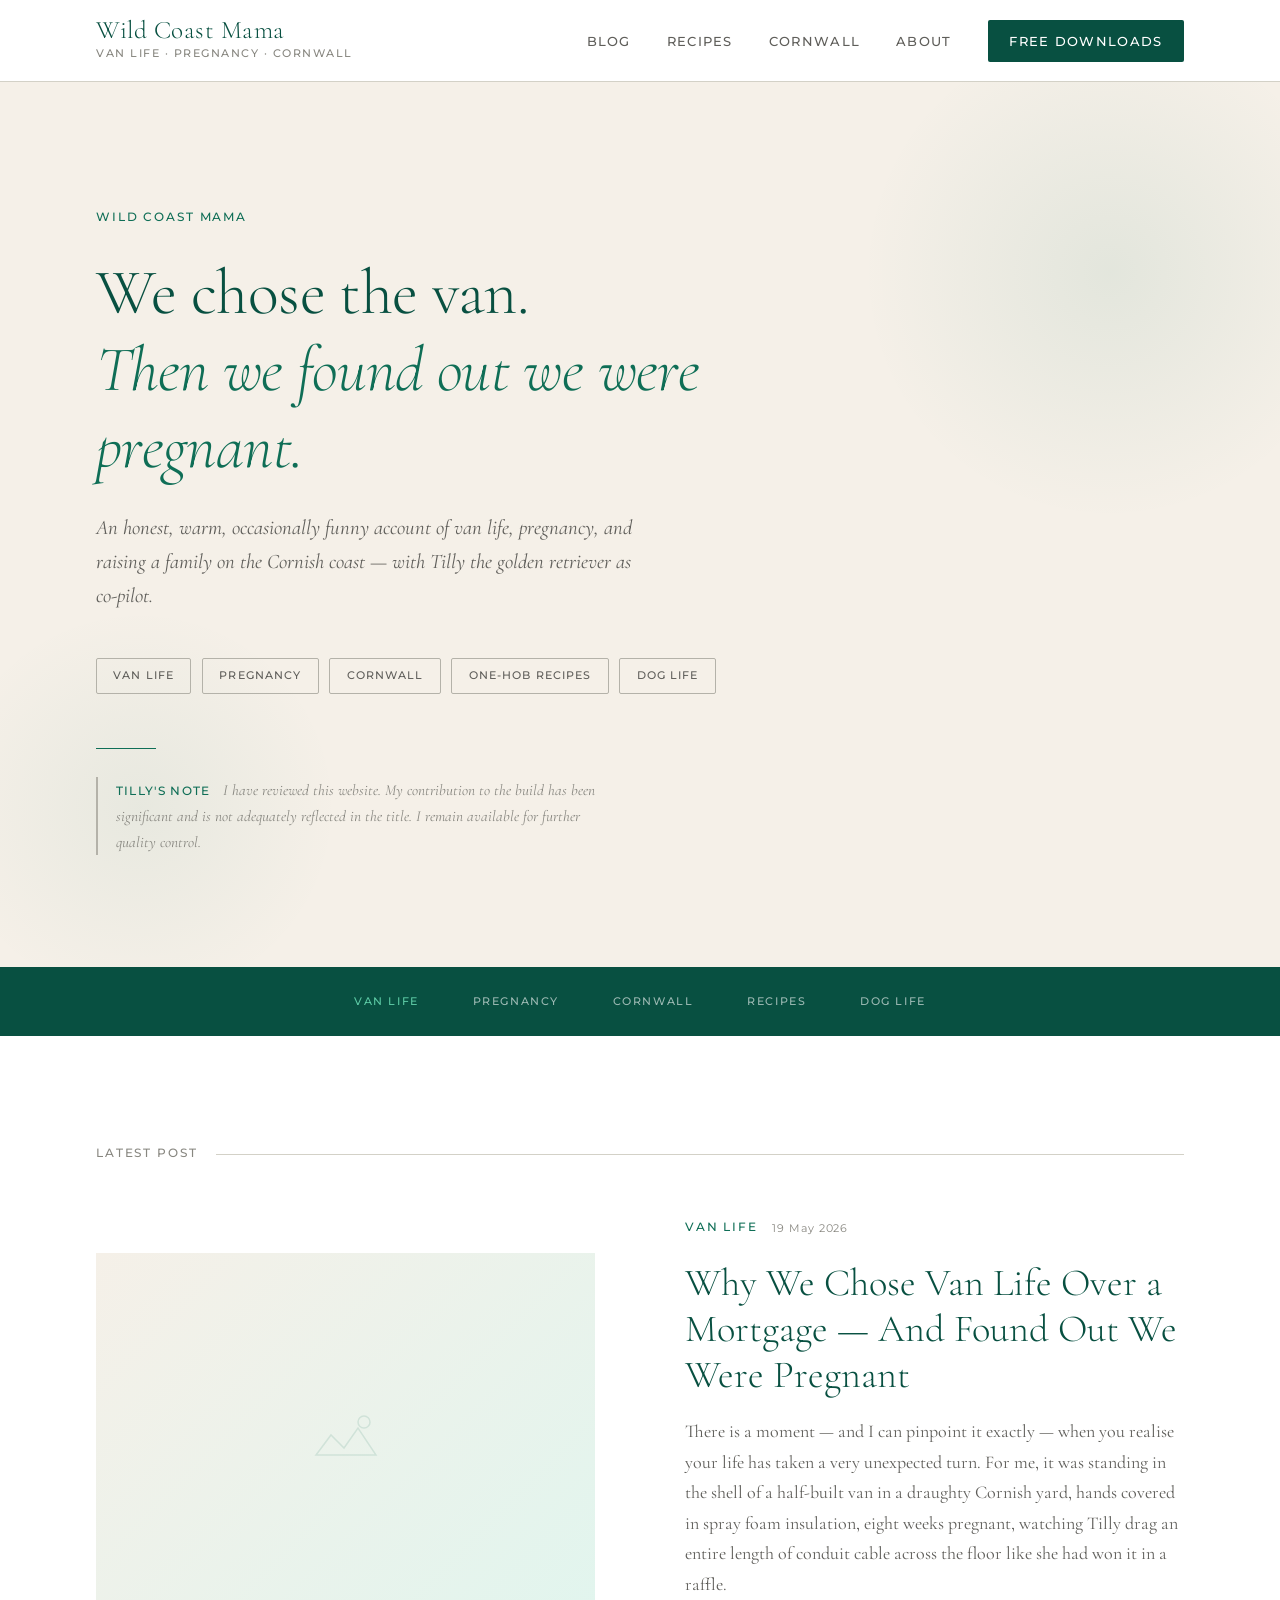
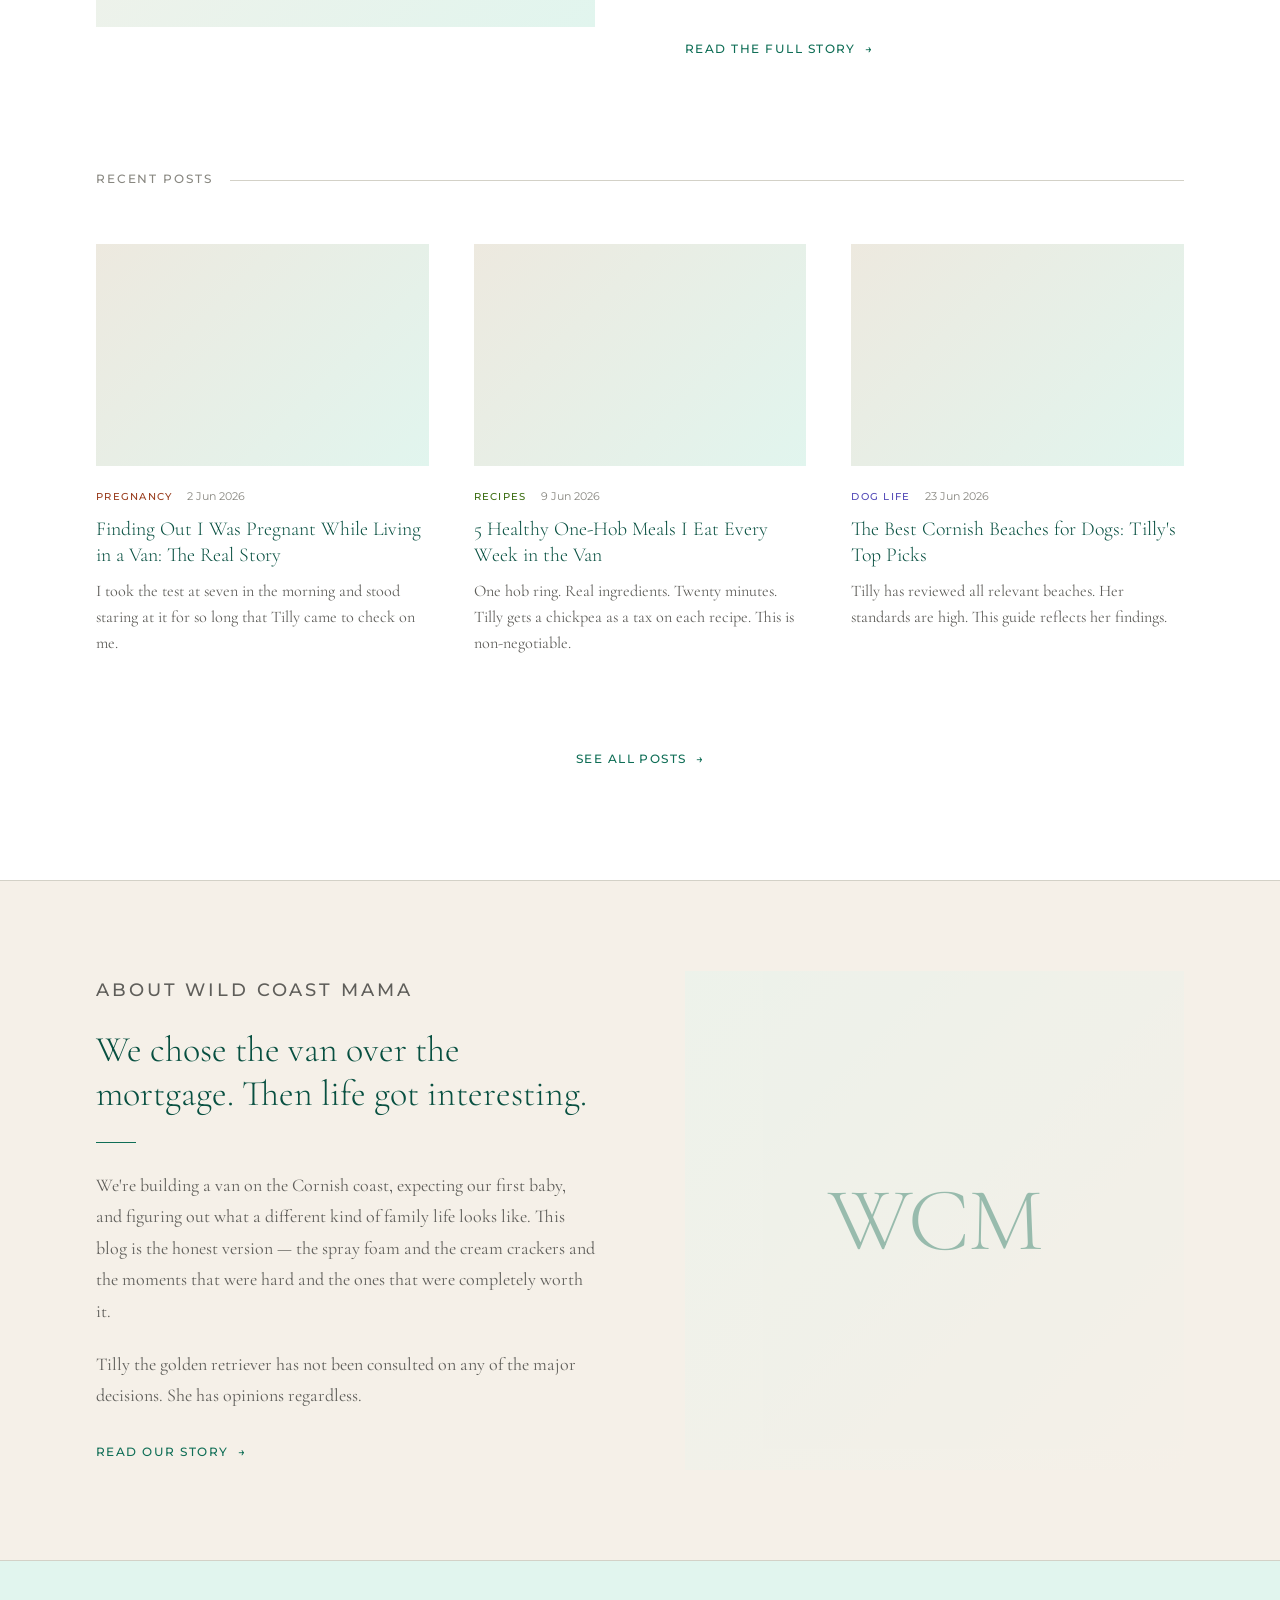
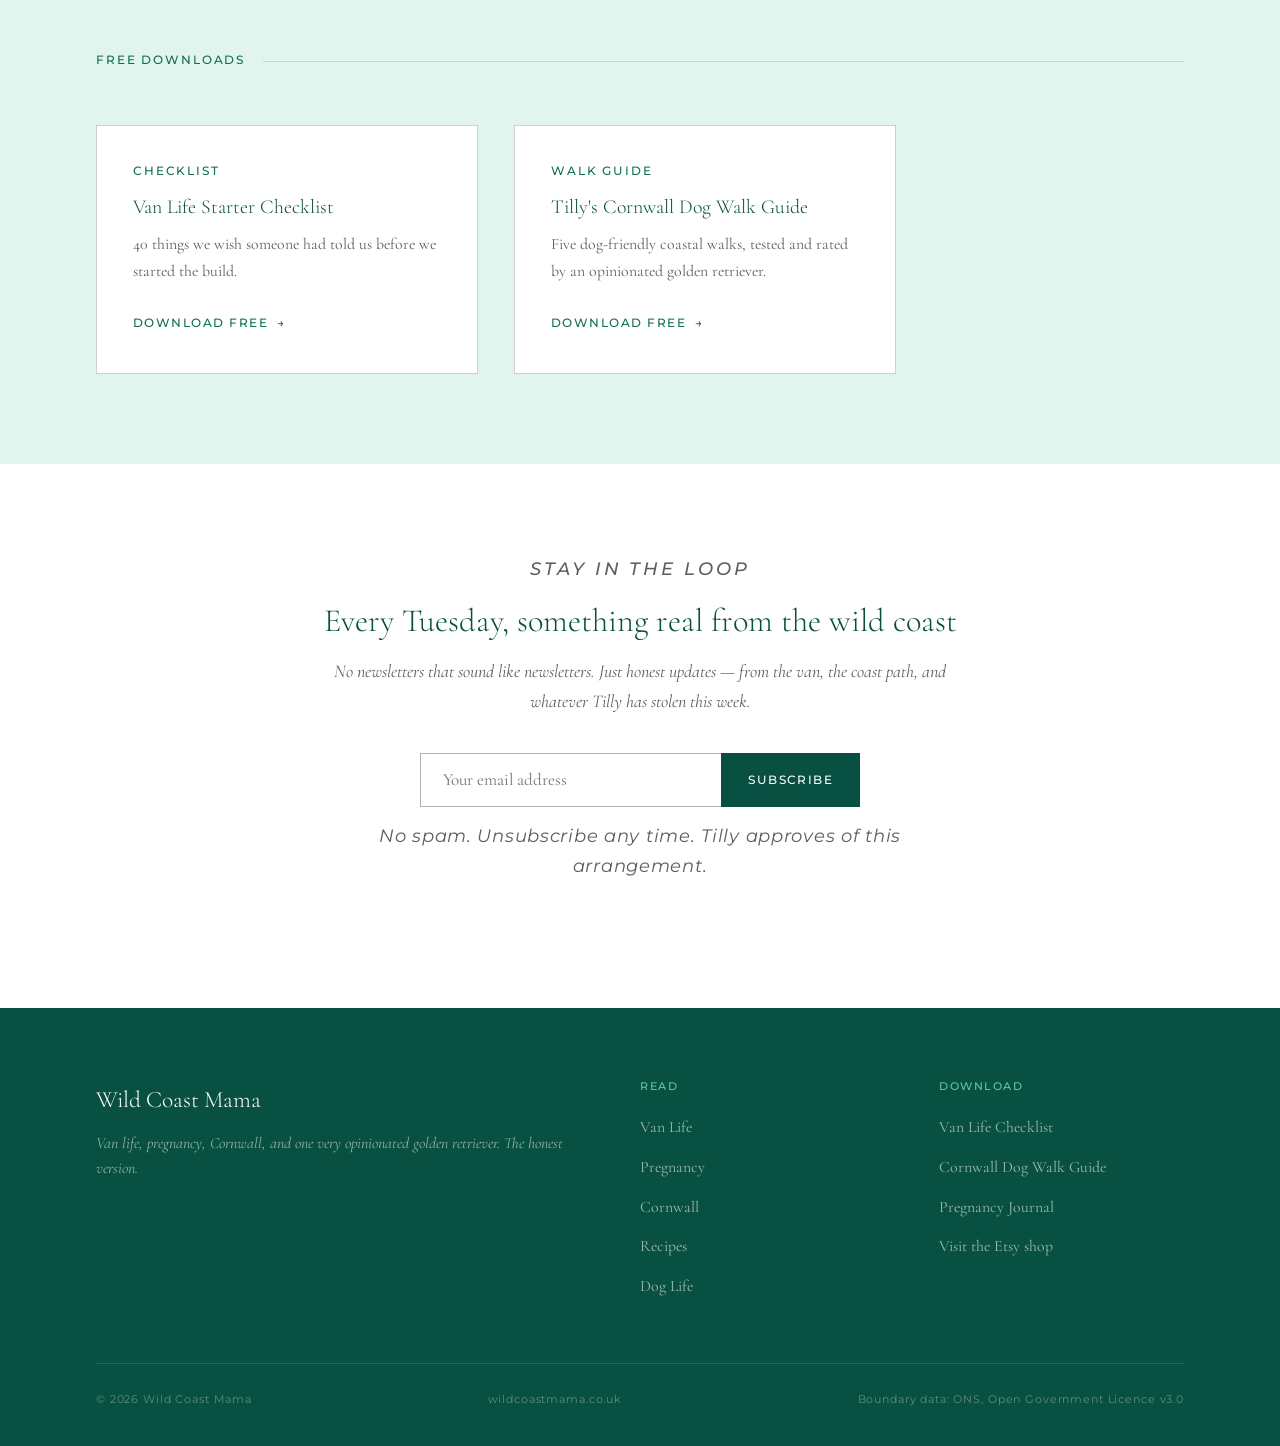
<file: index.html>
<!DOCTYPE html>
<html lang="en">
<head>
  <meta charset="UTF-8">
  <meta name="viewport" content="width=device-width, initial-scale=1.0">
  <meta name="description" content="Van life, pregnancy, Cornwall, recipes and one very opinionated golden retriever. The honest version.">
  <title>Wild Coast Mama — Van Life, Pregnancy & Cornwall</title>
  <link rel="stylesheet" href="css/style.css">
</head>
<body>

  <!-- ── HEADER ─────────────────────────────────────────── -->
  <header class="site-header">
    <div class="container">
      <div class="header-inner">
        <a href="index.html" class="site-logo">
          <span class="site-logo__name">Wild Coast Mama</span>
          <span class="site-logo__tag">Van life · Pregnancy · Cornwall</span>
        </a>
        <nav>
          <a href="blog.html">Blog</a>
          <a href="#recipes">Recipes</a>
          <a href="#cornwall">Cornwall</a>
          <a href="#about">About</a>
          <a href="#" class="nav-cta">Free Downloads</a>
        </nav>
      </div>
    </div>
  </header>

  <!-- ── HERO ───────────────────────────────────────────── -->
  <section class="hero">
    <div class="container">
      <div class="hero-inner">
        <p class="label">Wild Coast Mama</p>
        <h1>We chose the van.<br><em>Then we found out we were pregnant.</em></h1>
        <p class="hero__strap">An honest, warm, occasionally funny account of van life, pregnancy, and raising a family on the Cornish coast — with Tilly the golden retriever as co-pilot.</p>
        <div class="hero__pills">
          <span class="pill">Van Life</span>
          <span class="pill">Pregnancy</span>
          <span class="pill">Cornwall</span>
          <span class="pill">One-hob recipes</span>
          <span class="pill">Dog life</span>
        </div>
        <div class="hero__rule"></div>
        <p class="hero__tilly"><strong>Tilly's note</strong> I have reviewed this website. My contribution to the build has been significant and is not adequately reflected in the title. I remain available for further quality control.</p>
      </div>
    </div>
  </section>

  <!-- ── PILLAR STRIP ────────────────────────────────────── -->
  <div class="pillars">
    <div class="container">
      <div class="pillars-inner">
        <span class="pillar-item pillar-item--active">Van Life</span>
        <span class="pillar-item">Pregnancy</span>
        <span class="pillar-item">Cornwall</span>
        <span class="pillar-item">Recipes</span>
        <span class="pillar-item">Dog Life</span>
      </div>
    </div>
  </div>

  <!-- ── FEATURED POST ───────────────────────────────────── -->
  <section class="featured">
    <div class="container">
      <div class="section-label">
        <span class="label">Latest post</span>
      </div>
      <div class="featured-grid">
        <div class="featured-image">
          <div class="featured-image__placeholder">
            <svg width="80" height="80" viewBox="0 0 80 80" fill="none">
              <path d="M10 55 L25 35 L38 48 L52 28 L70 55 Z" stroke="#0F6E56" stroke-width="1.5" fill="none" opacity="0.4"/>
              <circle cx="58" cy="22" r="6" stroke="#0F6E56" stroke-width="1.5" fill="none" opacity="0.4"/>
            </svg>
          </div>
        </div>
        <div class="featured-content">
          <div class="featured-eyebrow">
            <span class="label cat--van">Van Life</span>
            <span class="date">19 May 2026</span>
          </div>
          <h2><a href="post.html">Why We Chose Van Life Over a Mortgage — And Found Out We Were Pregnant</a></h2>
          <p class="featured-excerpt">There is a moment — and I can pinpoint it exactly — when you realise your life has taken a very unexpected turn. For me, it was standing in the shell of a half-built van in a draughty Cornish yard, hands covered in spray foam insulation, eight weeks pregnant, watching Tilly drag an entire length of conduit cable across the floor like she had won it in a raffle.</p>
          <a href="post.html" class="read-more">Read the full story</a>
        </div>
      </div>
    </div>
  </section>

  <!-- ── RECENT POSTS ────────────────────────────────────── -->
  <section class="posts-section">
    <div class="container">
      <div class="section-label">
        <span class="label">Recent posts</span>
      </div>
      <div class="posts-grid">

        <article class="post-card">
          <div class="post-card__image">
            <div class="post-card__image-placeholder"></div>
          </div>
          <div class="post-card__meta">
            <span class="post-card__category cat--preg">Pregnancy</span>
            <span class="post-card__date">2 Jun 2026</span>
          </div>
          <h3><a href="#">Finding Out I Was Pregnant While Living in a Van: The Real Story</a></h3>
          <p class="post-card__excerpt">I took the test at seven in the morning and stood staring at it for so long that Tilly came to check on me.</p>
        </article>

        <article class="post-card">
          <div class="post-card__image">
            <div class="post-card__image-placeholder"></div>
          </div>
          <div class="post-card__meta">
            <span class="post-card__category cat--recipe">Recipes</span>
            <span class="post-card__date">9 Jun 2026</span>
          </div>
          <h3><a href="#">5 Healthy One-Hob Meals I Eat Every Week in the Van</a></h3>
          <p class="post-card__excerpt">One hob ring. Real ingredients. Twenty minutes. Tilly gets a chickpea as a tax on each recipe. This is non-negotiable.</p>
        </article>

        <article class="post-card">
          <div class="post-card__image">
            <div class="post-card__image-placeholder"></div>
          </div>
          <div class="post-card__meta">
            <span class="post-card__category cat--dog">Dog Life</span>
            <span class="post-card__date">23 Jun 2026</span>
          </div>
          <h3><a href="#">The Best Cornish Beaches for Dogs: Tilly's Top Picks</a></h3>
          <p class="post-card__excerpt">Tilly has reviewed all relevant beaches. Her standards are high. This guide reflects her findings.</p>
        </article>

      </div>
      <div style="text-align:center; margin-top: 3.5rem;">
        <a href="blog.html" class="read-more">See all posts</a>
      </div>
    </div>
  </section>

  <!-- ── ABOUT STRIP ─────────────────────────────────────── -->
  <section class="about-strip" id="about">
    <div class="container">
      <div class="about-strip-inner">
        <div>
          <p class="label about-strip__label">About Wild Coast Mama</p>
          <h2>We chose the van over the mortgage. Then life got interesting.</h2>
          <div class="about-strip__rule"></div>
          <p>We're building a van on the Cornish coast, expecting our first baby, and figuring out what a different kind of family life looks like. This blog is the honest version — the spray foam and the cream crackers and the moments that were hard and the ones that were completely worth it.</p>
          <p>Tilly the golden retriever has not been consulted on any of the major decisions. She has opinions regardless.</p>
          <a href="#" class="read-more" style="margin-top: 0.5rem; display: inline-flex;">Read our story</a>
        </div>
        <div class="about-image">WCM</div>
      </div>
    </div>
  </section>

  <!-- ── FREE DOWNLOADS ──────────────────────────────────── -->
  <section style="padding: 5rem 0; background: var(--teal-pale);">
    <div class="container">
      <div class="section-label">
        <span class="label" style="color: var(--teal-mid);">Free downloads</span>
      </div>
      <div style="display: grid; grid-template-columns: repeat(2, 1fr); gap: 2rem; max-width: 800px;">
        <div style="background: white; padding: 2rem; border: 0.5px solid var(--dust);">
          <p class="label" style="color: var(--teal-mid); margin-bottom: 0.8rem;">Checklist</p>
          <h3 style="font-size: 1.1rem; margin-bottom: 0.6rem;">Van Life Starter Checklist</h3>
          <p style="font-size: 0.88rem; color: var(--stone); margin-bottom: 1.2rem;">40 things we wish someone had told us before we started the build.</p>
          <a href="#" class="read-more">Download free</a>
        </div>
        <div style="background: white; padding: 2rem; border: 0.5px solid var(--dust);">
          <p class="label" style="color: var(--teal-mid); margin-bottom: 0.8rem;">Walk guide</p>
          <h3 style="font-size: 1.1rem; margin-bottom: 0.6rem;">Tilly's Cornwall Dog Walk Guide</h3>
          <p style="font-size: 0.88rem; color: var(--stone); margin-bottom: 1.2rem;">Five dog-friendly coastal walks, tested and rated by an opinionated golden retriever.</p>
          <a href="#" class="read-more">Download free</a>
        </div>
      </div>
    </div>
  </section>

  <!-- ── EMAIL SIGNUP ────────────────────────────────────── -->
  <section class="email-strip">
    <div class="container--narrow">
      <p class="label">Stay in the loop</p>
      <h2>Every Tuesday, something real from the wild coast</h2>
      <p>No newsletters that sound like newsletters. Just honest updates — from the van, the coast path, and whatever Tilly has stolen this week.</p>
      <form class="email-form" onsubmit="return false;">
        <input type="email" placeholder="Your email address">
        <button type="submit">Subscribe</button>
      </form>
      <p class="email-note">No spam. Unsubscribe any time. Tilly approves of this arrangement.</p>
    </div>
  </section>

  <!-- ── FOOTER ──────────────────────────────────────────── -->
  <footer class="site-footer">
    <div class="container">
      <div class="footer-inner">
        <div class="footer-brand">
          <div class="footer-brand__name">Wild Coast Mama</div>
          <p>Van life, pregnancy, Cornwall, and one very opinionated golden retriever. The honest version.</p>
        </div>
        <div class="footer-col">
          <h4>Read</h4>
          <ul>
            <li><a href="#">Van Life</a></li>
            <li><a href="#">Pregnancy</a></li>
            <li><a href="#">Cornwall</a></li>
            <li><a href="#">Recipes</a></li>
            <li><a href="#">Dog Life</a></li>
          </ul>
        </div>
        <div class="footer-col">
          <h4>Download</h4>
          <ul>
            <li><a href="#">Van Life Checklist</a></li>
            <li><a href="#">Cornwall Dog Walk Guide</a></li>
            <li><a href="#">Pregnancy Journal</a></li>
            <li><a href="#">Visit the Etsy shop</a></li>
          </ul>
        </div>
      </div>
      <div class="footer-bottom">
        <span>© 2026 Wild Coast Mama</span>
        <span>wildcoastmama.co.uk</span>
        <span>Boundary data: ONS, Open Government Licence v3.0</span>
      </div>
    </div>
  </footer>

</body>
</html>
</file>
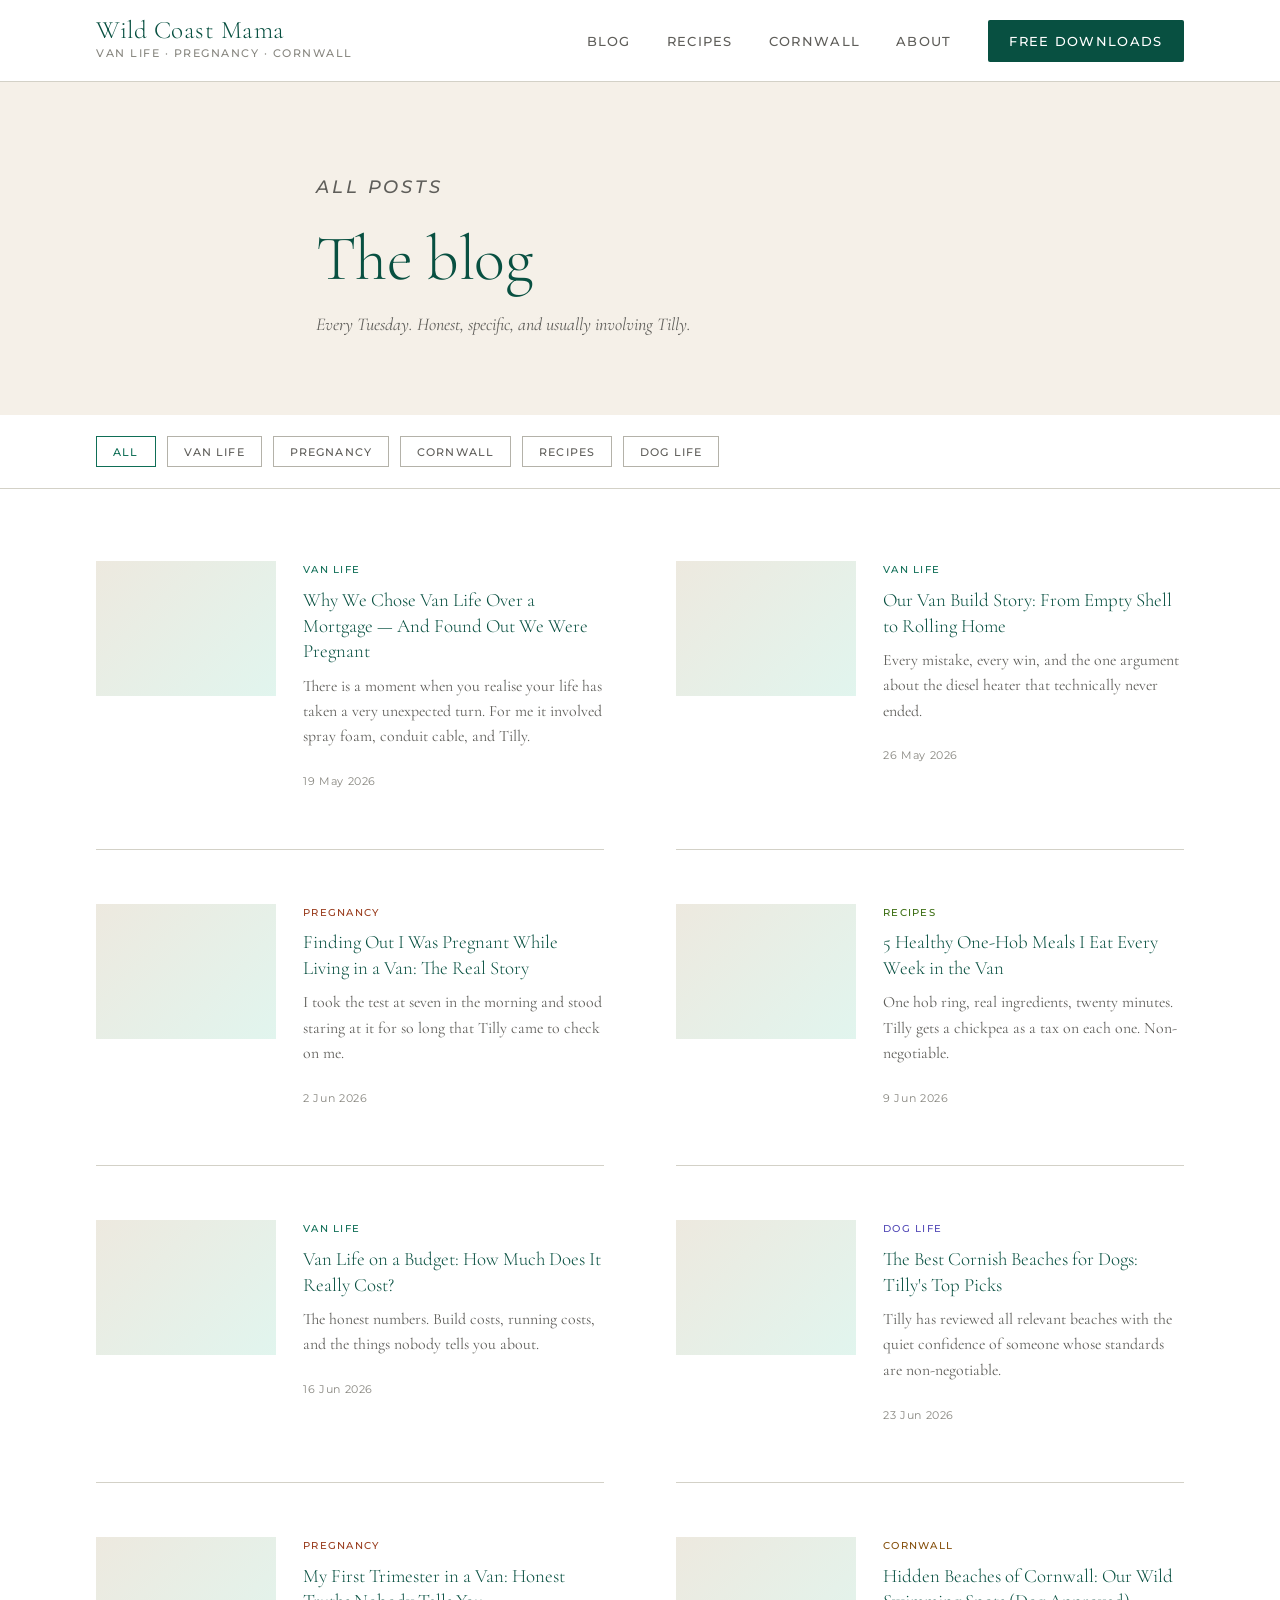
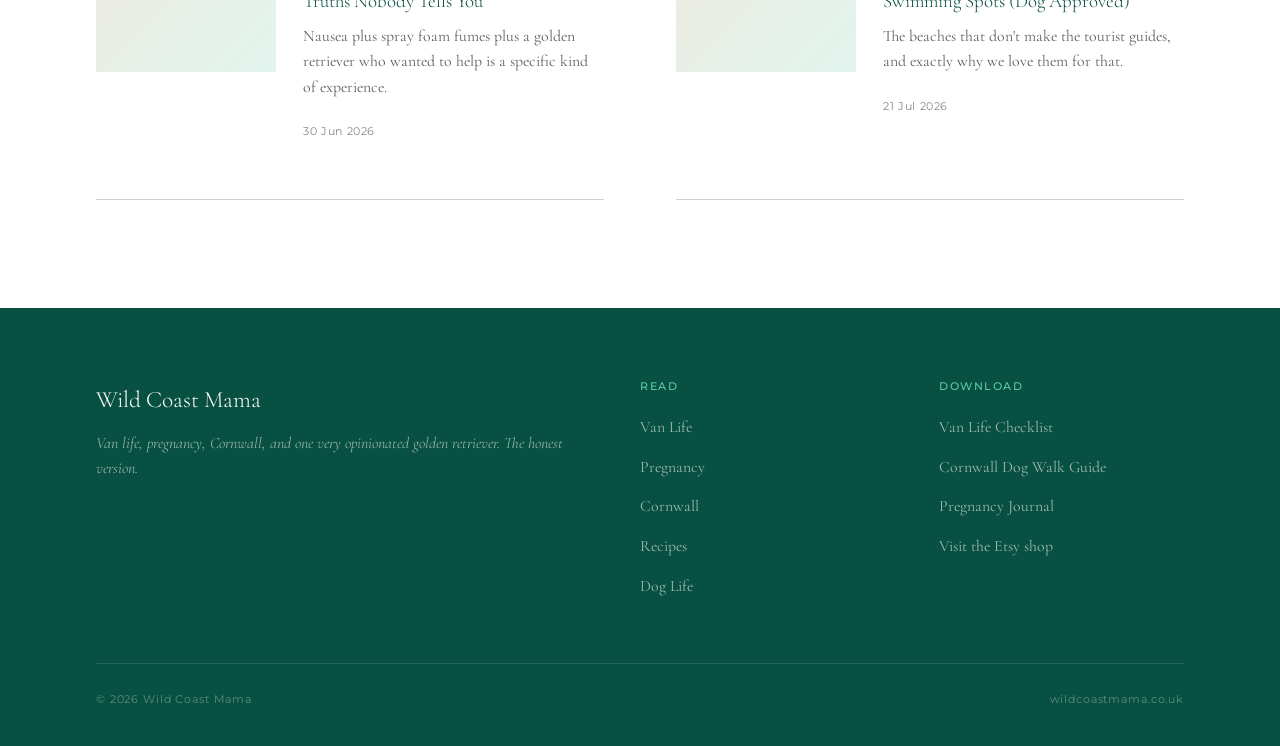
<file: blog.html>
<!DOCTYPE html>
<html lang="en">
<head>
  <meta charset="UTF-8">
  <meta name="viewport" content="width=device-width, initial-scale=1.0">
  <meta name="description" content="All posts from Wild Coast Mama — van life, pregnancy, Cornwall, one-hob recipes and dog life.">
  <title>Blog | Wild Coast Mama</title>
  <link rel="stylesheet" href="css/style.css">
</head>
<body>

  <header class="site-header">
    <div class="container">
      <div class="header-inner">
        <a href="index.html" class="site-logo">
          <span class="site-logo__name">Wild Coast Mama</span>
          <span class="site-logo__tag">Van life · Pregnancy · Cornwall</span>
        </a>
        <nav>
          <a href="blog.html">Blog</a>
          <a href="#">Recipes</a>
          <a href="#">Cornwall</a>
          <a href="#">About</a>
          <a href="#" class="nav-cta">Free Downloads</a>
        </nav>
      </div>
    </div>
  </header>

  <section class="blog-header">
    <div class="container--narrow">
      <p class="label" style="margin-bottom: 1rem;">All posts</p>
      <h1>The blog</h1>
      <p>Every Tuesday. Honest, specific, and usually involving Tilly.</p>
    </div>
  </section>

  <!-- ── FILTER PILLS ────────────────────────────────────── -->
  <div style="border-bottom: 0.5px solid var(--dust); padding: 1.2rem 0; background: #fff; position: sticky; top: 65px; z-index: 50;">
    <div class="container">
      <div style="display: flex; gap: 0.6rem; flex-wrap: wrap;">
        <button onclick="filter('all')" class="filter-btn filter-btn--active" style="font-family:var(--sans);font-size:0.62rem;font-weight:500;letter-spacing:0.1em;text-transform:uppercase;padding:0.4rem 0.9rem;border:0.5px solid var(--teal-mid);color:var(--teal-mid);background:transparent;cursor:pointer;">All</button>
        <button onclick="filter('van')" class="filter-btn" style="font-family:var(--sans);font-size:0.62rem;font-weight:500;letter-spacing:0.1em;text-transform:uppercase;padding:0.4rem 0.9rem;border:0.5px solid var(--gravel);color:var(--stone);background:transparent;cursor:pointer;">Van Life</button>
        <button onclick="filter('preg')" class="filter-btn" style="font-family:var(--sans);font-size:0.62rem;font-weight:500;letter-spacing:0.1em;text-transform:uppercase;padding:0.4rem 0.9rem;border:0.5px solid var(--gravel);color:var(--stone);background:transparent;cursor:pointer;">Pregnancy</button>
        <button onclick="filter('corn')" class="filter-btn" style="font-family:var(--sans);font-size:0.62rem;font-weight:500;letter-spacing:0.1em;text-transform:uppercase;padding:0.4rem 0.9rem;border:0.5px solid var(--gravel);color:var(--stone);background:transparent;cursor:pointer;">Cornwall</button>
        <button onclick="filter('recipe')" class="filter-btn" style="font-family:var(--sans);font-size:0.62rem;font-weight:500;letter-spacing:0.1em;text-transform:uppercase;padding:0.4rem 0.9rem;border:0.5px solid var(--gravel);color:var(--stone);background:transparent;cursor:pointer;">Recipes</button>
        <button onclick="filter('dog')" class="filter-btn" style="font-family:var(--sans);font-size:0.62rem;font-weight:500;letter-spacing:0.1em;text-transform:uppercase;padding:0.4rem 0.9rem;border:0.5px solid var(--gravel);color:var(--stone);background:transparent;cursor:pointer;">Dog Life</button>
      </div>
    </div>
  </div>

  <section class="blog-grid">
    <div class="container">
      <div class="blog-grid-inner">

        <article class="blog-card" data-cat="van">
          <div class="blog-card__image"></div>
          <div>
            <span class="blog-card__category cat--van">Van Life</span>
            <h3><a href="post.html">Why We Chose Van Life Over a Mortgage — And Found Out We Were Pregnant</a></h3>
            <p class="blog-card__excerpt">There is a moment when you realise your life has taken a very unexpected turn. For me it involved spray foam, conduit cable, and Tilly.</p>
            <span class="blog-card__date">19 May 2026</span>
          </div>
        </article>

        <article class="blog-card" data-cat="van">
          <div class="blog-card__image"></div>
          <div>
            <span class="blog-card__category cat--van">Van Life</span>
            <h3><a href="#">Our Van Build Story: From Empty Shell to Rolling Home</a></h3>
            <p class="blog-card__excerpt">Every mistake, every win, and the one argument about the diesel heater that technically never ended.</p>
            <span class="blog-card__date">26 May 2026</span>
          </div>
        </article>

        <article class="blog-card" data-cat="preg">
          <div class="blog-card__image"></div>
          <div>
            <span class="blog-card__category cat--preg">Pregnancy</span>
            <h3><a href="#">Finding Out I Was Pregnant While Living in a Van: The Real Story</a></h3>
            <p class="blog-card__excerpt">I took the test at seven in the morning and stood staring at it for so long that Tilly came to check on me.</p>
            <span class="blog-card__date">2 Jun 2026</span>
          </div>
        </article>

        <article class="blog-card" data-cat="recipe">
          <div class="blog-card__image"></div>
          <div>
            <span class="blog-card__category cat--recipe">Recipes</span>
            <h3><a href="#">5 Healthy One-Hob Meals I Eat Every Week in the Van</a></h3>
            <p class="blog-card__excerpt">One hob ring, real ingredients, twenty minutes. Tilly gets a chickpea as a tax on each one. Non-negotiable.</p>
            <span class="blog-card__date">9 Jun 2026</span>
          </div>
        </article>

        <article class="blog-card" data-cat="van">
          <div class="blog-card__image"></div>
          <div>
            <span class="blog-card__category cat--van">Van Life</span>
            <h3><a href="#">Van Life on a Budget: How Much Does It Really Cost?</a></h3>
            <p class="blog-card__excerpt">The honest numbers. Build costs, running costs, and the things nobody tells you about.</p>
            <span class="blog-card__date">16 Jun 2026</span>
          </div>
        </article>

        <article class="blog-card" data-cat="dog">
          <div class="blog-card__image"></div>
          <div>
            <span class="blog-card__category cat--dog">Dog Life</span>
            <h3><a href="#">The Best Cornish Beaches for Dogs: Tilly's Top Picks</a></h3>
            <p class="blog-card__excerpt">Tilly has reviewed all relevant beaches with the quiet confidence of someone whose standards are non-negotiable.</p>
            <span class="blog-card__date">23 Jun 2026</span>
          </div>
        </article>

        <article class="blog-card" data-cat="preg">
          <div class="blog-card__image"></div>
          <div>
            <span class="blog-card__category cat--preg">Pregnancy</span>
            <h3><a href="#">My First Trimester in a Van: Honest Truths Nobody Tells You</a></h3>
            <p class="blog-card__excerpt">Nausea plus spray foam fumes plus a golden retriever who wanted to help is a specific kind of experience.</p>
            <span class="blog-card__date">30 Jun 2026</span>
          </div>
        </article>

        <article class="blog-card" data-cat="corn">
          <div class="blog-card__image"></div>
          <div>
            <span class="blog-card__category cat--corn">Cornwall</span>
            <h3><a href="#">Hidden Beaches of Cornwall: Our Wild Swimming Spots (Dog Approved)</a></h3>
            <p class="blog-card__excerpt">The beaches that don't make the tourist guides, and exactly why we love them for that.</p>
            <span class="blog-card__date">21 Jul 2026</span>
          </div>
        </article>

      </div>
    </div>
  </section>

  <footer class="site-footer">
    <div class="container">
      <div class="footer-inner">
        <div class="footer-brand">
          <div class="footer-brand__name">Wild Coast Mama</div>
          <p>Van life, pregnancy, Cornwall, and one very opinionated golden retriever. The honest version.</p>
        </div>
        <div class="footer-col">
          <h4>Read</h4>
          <ul>
            <li><a href="#">Van Life</a></li>
            <li><a href="#">Pregnancy</a></li>
            <li><a href="#">Cornwall</a></li>
            <li><a href="#">Recipes</a></li>
            <li><a href="#">Dog Life</a></li>
          </ul>
        </div>
        <div class="footer-col">
          <h4>Download</h4>
          <ul>
            <li><a href="#">Van Life Checklist</a></li>
            <li><a href="#">Cornwall Dog Walk Guide</a></li>
            <li><a href="#">Pregnancy Journal</a></li>
            <li><a href="#">Visit the Etsy shop</a></li>
          </ul>
        </div>
      </div>
      <div class="footer-bottom">
        <span>© 2026 Wild Coast Mama</span>
        <span>wildcoastmama.co.uk</span>
      </div>
    </div>
  </footer>

  <script>
    function filter(cat) {
      const cards = document.querySelectorAll('.blog-card');
      const btns = document.querySelectorAll('.filter-btn');
      cards.forEach(card => {
        card.style.display = (cat === 'all' || card.dataset.cat === cat) ? 'grid' : 'none';
      });
      btns.forEach(btn => {
        btn.style.borderColor = 'var(--gravel)';
        btn.style.color = 'var(--stone)';
      });
      event.target.style.borderColor = 'var(--teal-mid)';
      event.target.style.color = 'var(--teal-mid)';
    }
  </script>

</body>
</html>
</file>
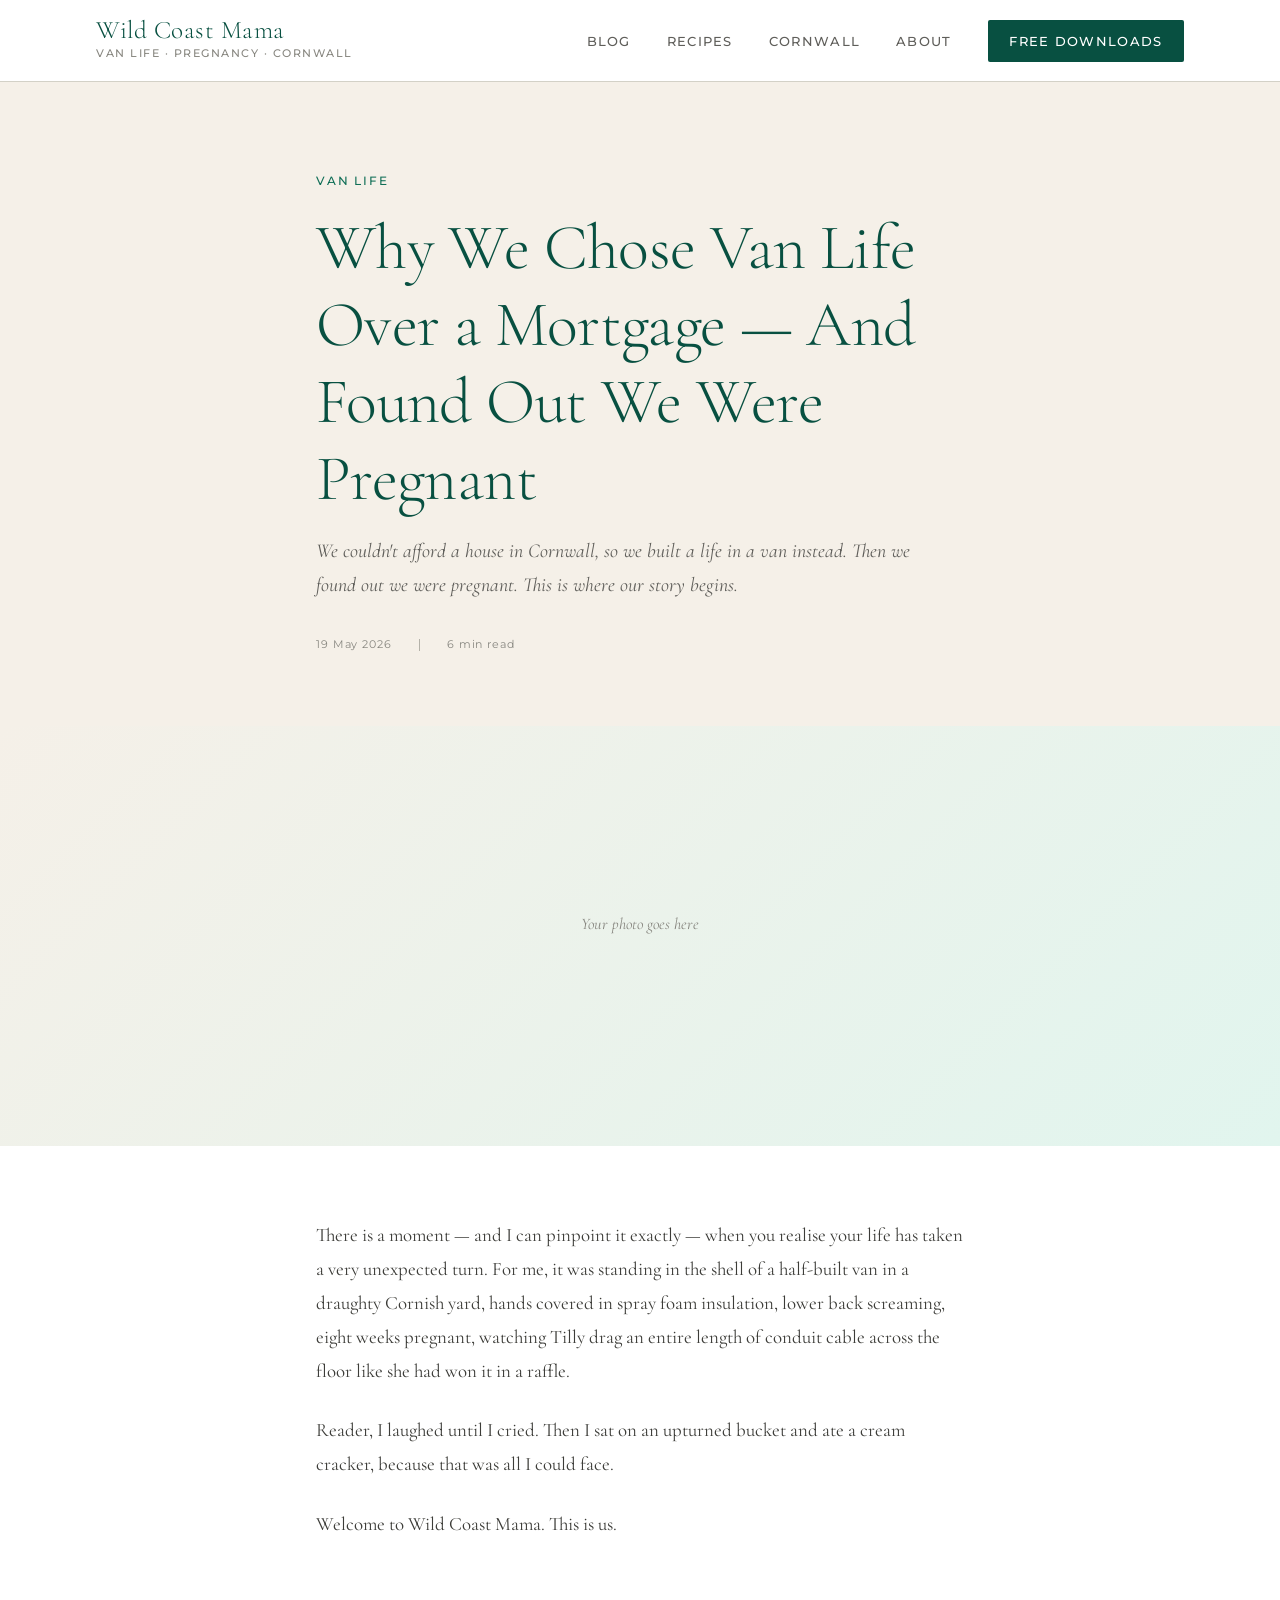
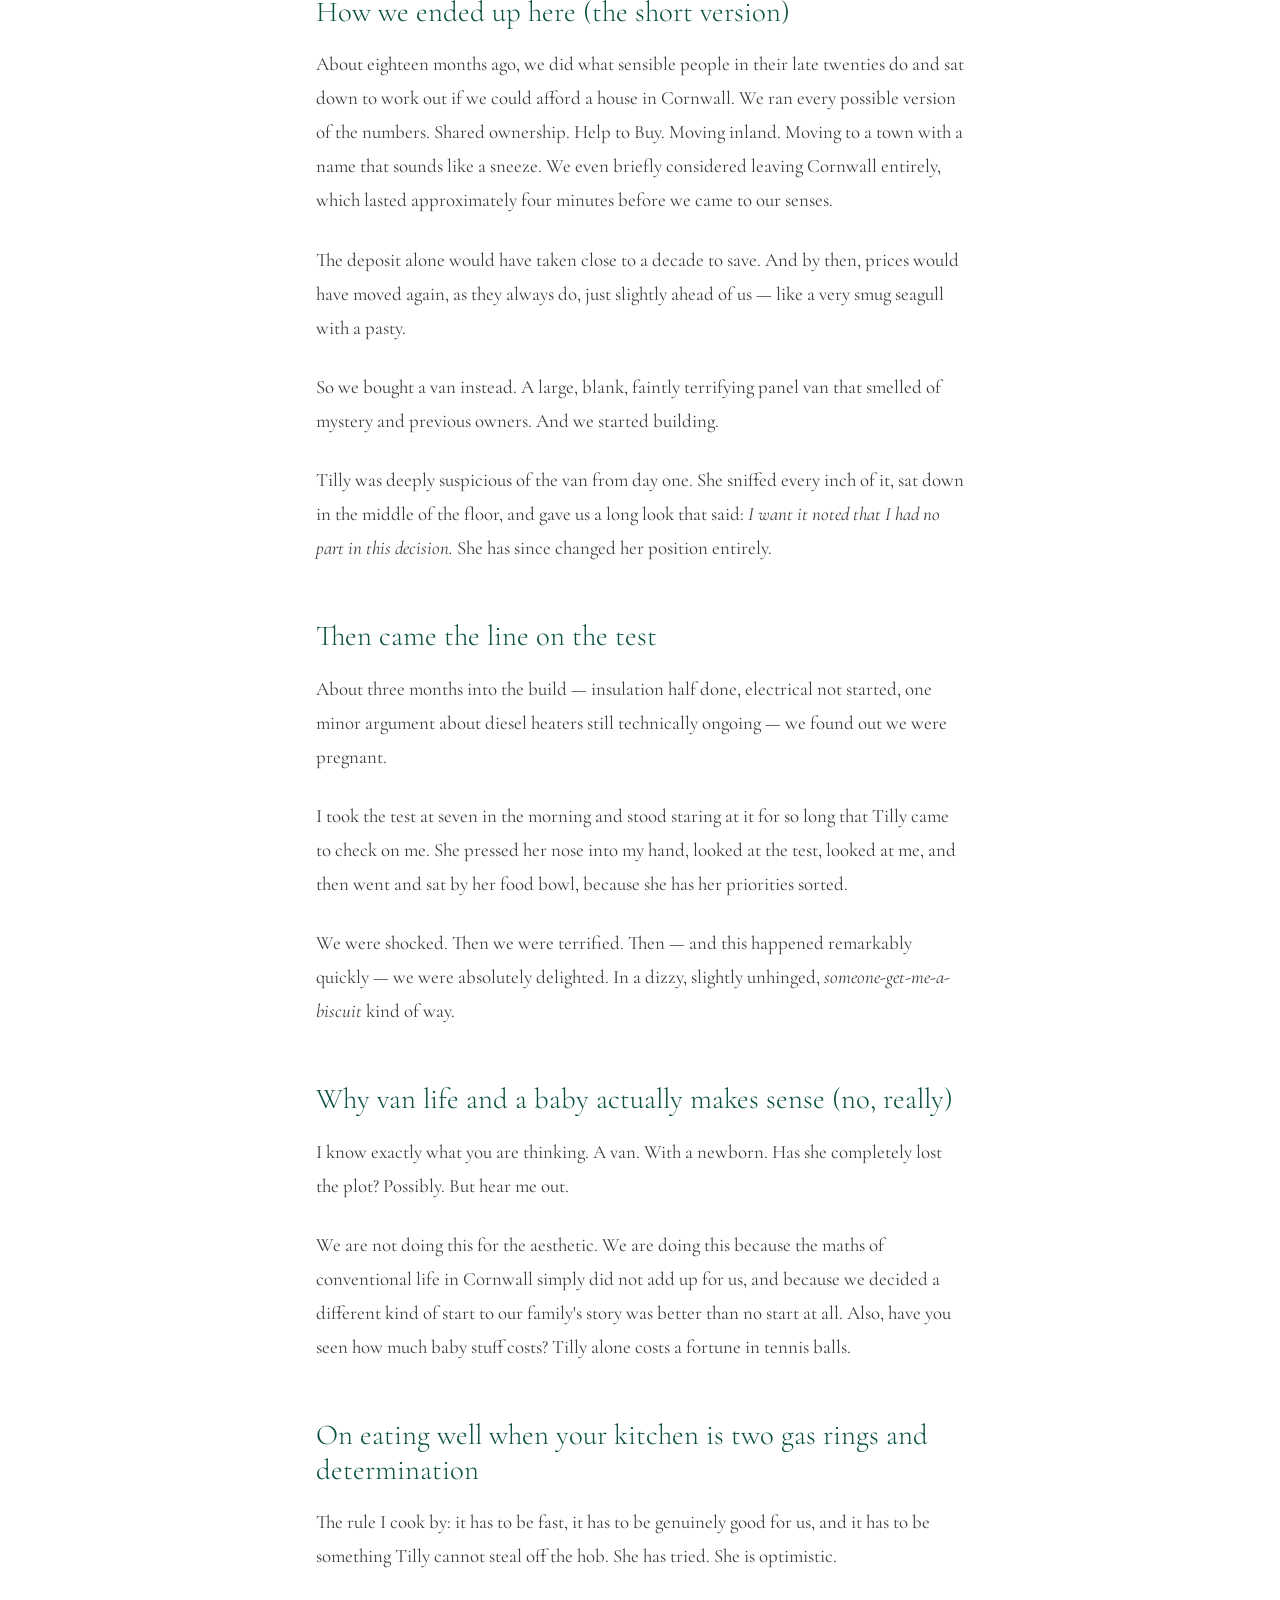
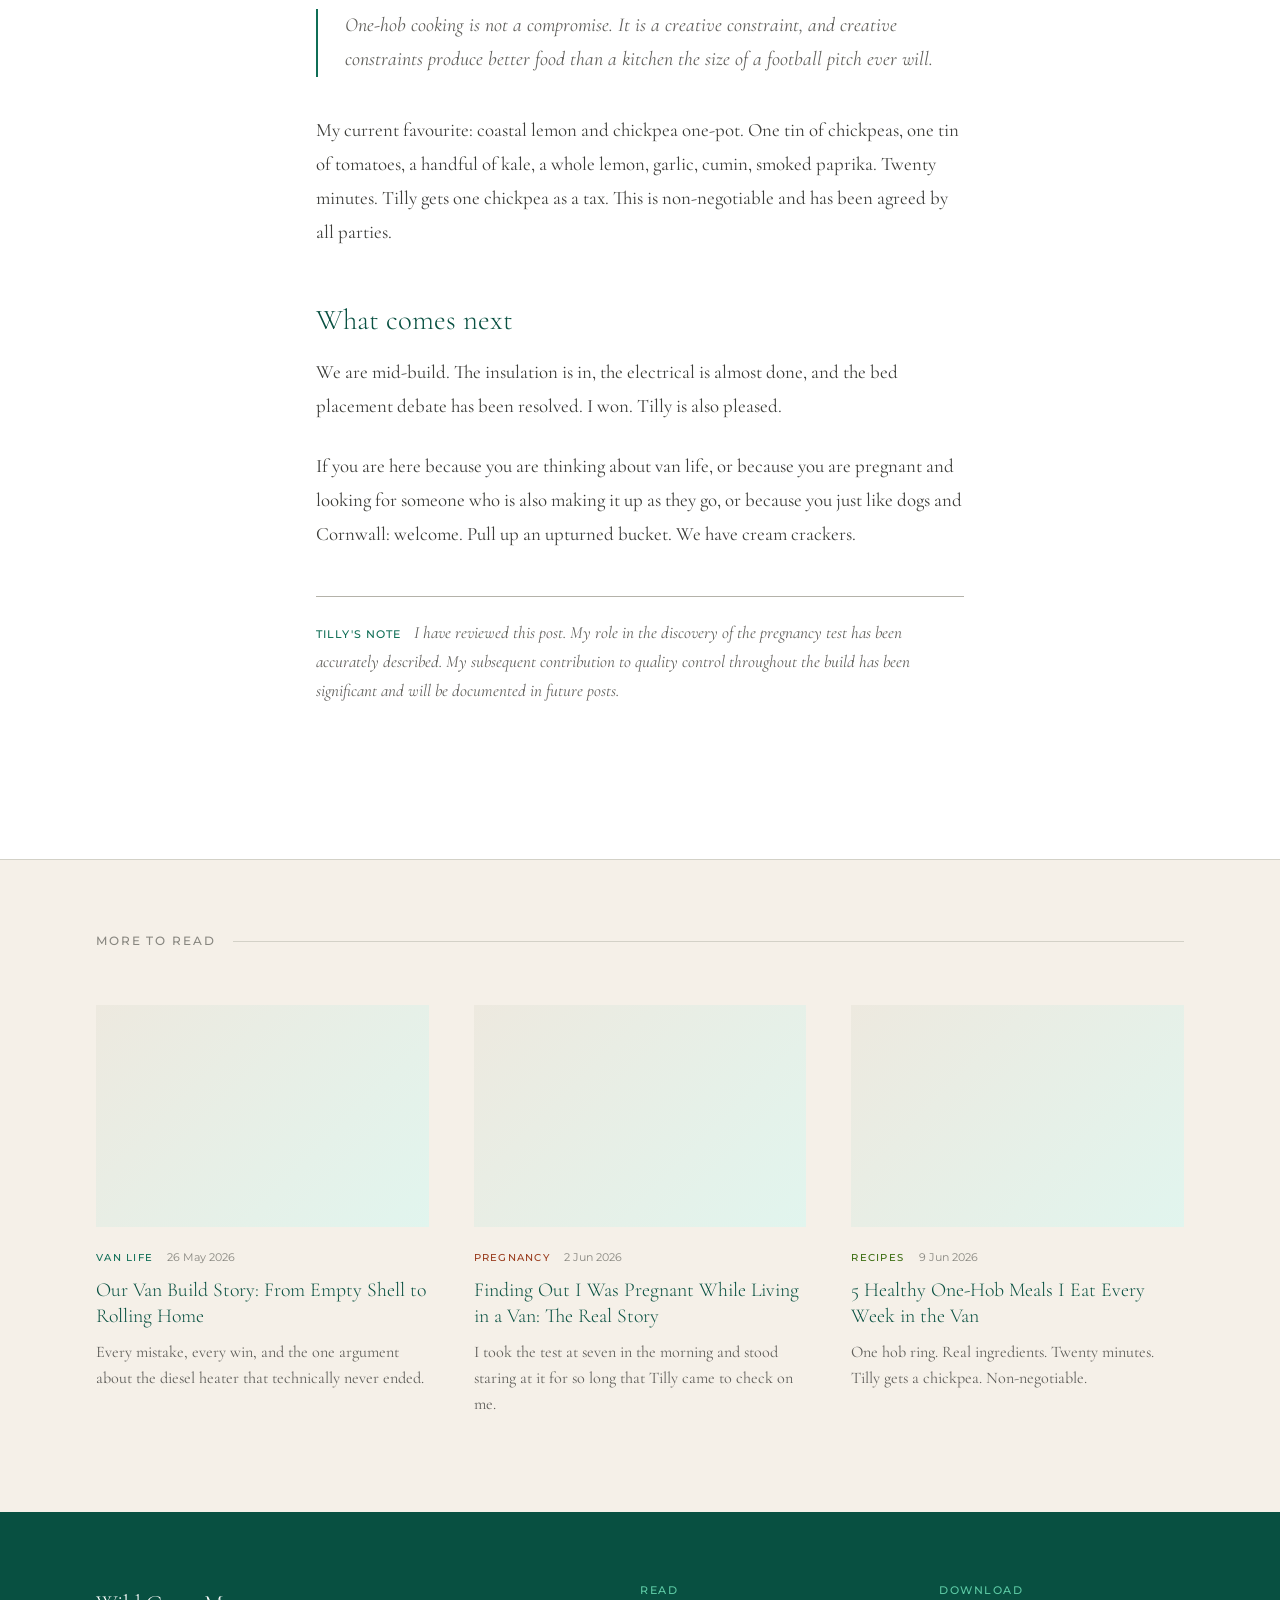
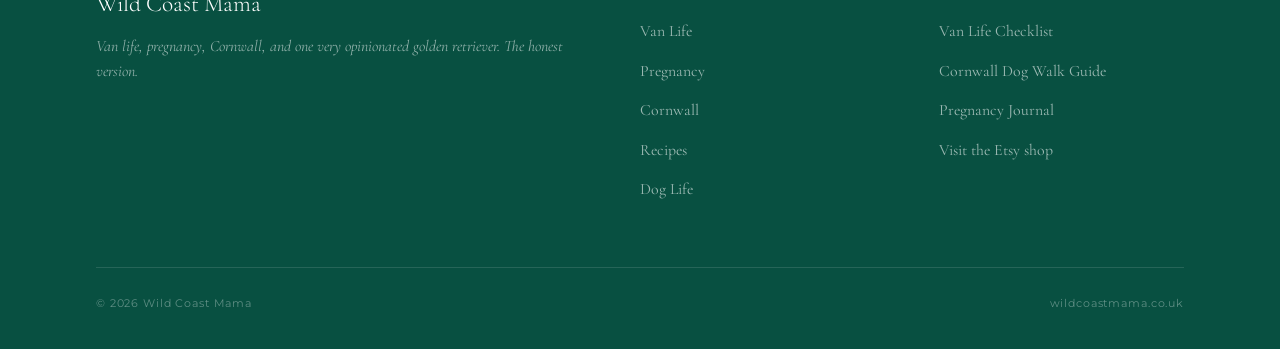
<file: post.html>
<!DOCTYPE html>
<html lang="en">
<head>
  <meta charset="UTF-8">
  <meta name="viewport" content="width=device-width, initial-scale=1.0">
  <meta name="description" content="We couldn't afford a house in Cornwall so we built a life in a van instead. Then we found out we were pregnant. This is where our story begins.">
  <title>Why We Chose Van Life Over a Mortgage — And Found Out We Were Pregnant | Wild Coast Mama</title>
  <link rel="stylesheet" href="css/style.css">
</head>
<body>

  <header class="site-header">
    <div class="container">
      <div class="header-inner">
        <a href="index.html" class="site-logo">
          <span class="site-logo__name">Wild Coast Mama</span>
          <span class="site-logo__tag">Van life · Pregnancy · Cornwall</span>
        </a>
        <nav>
          <a href="blog.html">Blog</a>
          <a href="#">Recipes</a>
          <a href="#">Cornwall</a>
          <a href="#">About</a>
          <a href="#" class="nav-cta">Free Downloads</a>
        </nav>
      </div>
    </div>
  </header>

  <!-- ── POST HEADER ─────────────────────────────────────── -->
  <section class="post-header">
    <div class="container--narrow">
      <p class="label cat--van" style="margin-bottom: 1rem;">Van Life</p>
      <h1>Why We Chose Van Life Over a Mortgage — And Found Out We Were Pregnant</h1>
      <p class="post-header__strap">We couldn't afford a house in Cornwall, so we built a life in a van instead. Then we found out we were pregnant. This is where our story begins.</p>
      <div class="post-meta">
        <span class="post-meta__date">19 May 2026</span>
        <div class="post-meta__sep"></div>
        <span class="post-meta__read">6 min read</span>
      </div>
    </div>
  </section>

  <!-- ── POST IMAGE ──────────────────────────────────────── -->
  <div style="background: linear-gradient(135deg, var(--parchment) 0%, var(--teal-pale) 100%); height: 420px; display: flex; align-items: center; justify-content: center;">
    <p style="font-family: var(--serif); font-style: italic; color: var(--pebble); font-size: 0.9rem;">Your photo goes here</p>
  </div>

  <!-- ── POST BODY ───────────────────────────────────────── -->
  <article class="post-body">
    <div class="container--narrow">

      <p>There is a moment — and I can pinpoint it exactly — when you realise your life has taken a very unexpected turn. For me, it was standing in the shell of a half-built van in a draughty Cornish yard, hands covered in spray foam insulation, lower back screaming, eight weeks pregnant, watching Tilly drag an entire length of conduit cable across the floor like she had won it in a raffle.</p>

      <p>Reader, I laughed until I cried. Then I sat on an upturned bucket and ate a cream cracker, because that was all I could face.</p>

      <p>Welcome to Wild Coast Mama. This is us.</p>

      <h2>How we ended up here (the short version)</h2>

      <p>About eighteen months ago, we did what sensible people in their late twenties do and sat down to work out if we could afford a house in Cornwall. We ran every possible version of the numbers. Shared ownership. Help to Buy. Moving inland. Moving to a town with a name that sounds like a sneeze. We even briefly considered leaving Cornwall entirely, which lasted approximately four minutes before we came to our senses.</p>

      <p>The deposit alone would have taken close to a decade to save. And by then, prices would have moved again, as they always do, just slightly ahead of us — like a very smug seagull with a pasty.</p>

      <p>So we bought a van instead. A large, blank, faintly terrifying panel van that smelled of mystery and previous owners. And we started building.</p>

      <p>Tilly was deeply suspicious of the van from day one. She sniffed every inch of it, sat down in the middle of the floor, and gave us a long look that said: <em>I want it noted that I had no part in this decision.</em> She has since changed her position entirely.</p>

      <h2>Then came the line on the test</h2>

      <p>About three months into the build — insulation half done, electrical not started, one minor argument about diesel heaters still technically ongoing — we found out we were pregnant.</p>

      <p>I took the test at seven in the morning and stood staring at it for so long that Tilly came to check on me. She pressed her nose into my hand, looked at the test, looked at me, and then went and sat by her food bowl, because she has her priorities sorted.</p>

      <p>We were shocked. Then we were terrified. Then — and this happened remarkably quickly — we were absolutely delighted. In a dizzy, slightly unhinged, <em>someone-get-me-a-biscuit</em> kind of way.</p>

      <h2>Why van life and a baby actually makes sense (no, really)</h2>

      <p>I know exactly what you are thinking. A van. With a newborn. Has she completely lost the plot? Possibly. But hear me out.</p>

      <p>We are not doing this for the aesthetic. We are doing this because the maths of conventional life in Cornwall simply did not add up for us, and because we decided a different kind of start to our family's story was better than no start at all. Also, have you seen how much baby stuff costs? Tilly alone costs a fortune in tennis balls.</p>

      <h2>On eating well when your kitchen is two gas rings and determination</h2>

      <p>The rule I cook by: it has to be fast, it has to be genuinely good for us, and it has to be something Tilly cannot steal off the hob. She has tried. She is optimistic.</p>

      <blockquote>One-hob cooking is not a compromise. It is a creative constraint, and creative constraints produce better food than a kitchen the size of a football pitch ever will.</blockquote>

      <p>My current favourite: coastal lemon and chickpea one-pot. One tin of chickpeas, one tin of tomatoes, a handful of kale, a whole lemon, garlic, cumin, smoked paprika. Twenty minutes. Tilly gets one chickpea as a tax. This is non-negotiable and has been agreed by all parties.</p>

      <h2>What comes next</h2>

      <p>We are mid-build. The insulation is in, the electrical is almost done, and the bed placement debate has been resolved. I won. Tilly is also pleased.</p>

      <p>If you are here because you are thinking about van life, or because you are pregnant and looking for someone who is also making it up as they go, or because you just like dogs and Cornwall: welcome. Pull up an upturned bucket. We have cream crackers.</p>

      <div class="tilly-note">
        <strong>Tilly's note</strong> I have reviewed this post. My role in the discovery of the pregnancy test has been accurately described. My subsequent contribution to quality control throughout the build has been significant and will be documented in future posts.
      </div>

    </div>
  </article>

  <!-- ── MORE POSTS ──────────────────────────────────────── -->
  <section style="padding: 4rem 0; background: var(--parchment); border-top: 0.5px solid var(--dust);">
    <div class="container">
      <div class="section-label"><span class="label">More to read</span></div>
      <div class="posts-grid">
        <article class="post-card">
          <div class="post-card__image"><div class="post-card__image-placeholder"></div></div>
          <div class="post-card__meta">
            <span class="post-card__category cat--van">Van Life</span>
            <span class="post-card__date">26 May 2026</span>
          </div>
          <h3><a href="#">Our Van Build Story: From Empty Shell to Rolling Home</a></h3>
          <p class="post-card__excerpt">Every mistake, every win, and the one argument about the diesel heater that technically never ended.</p>
        </article>
        <article class="post-card">
          <div class="post-card__image"><div class="post-card__image-placeholder"></div></div>
          <div class="post-card__meta">
            <span class="post-card__category cat--preg">Pregnancy</span>
            <span class="post-card__date">2 Jun 2026</span>
          </div>
          <h3><a href="#">Finding Out I Was Pregnant While Living in a Van: The Real Story</a></h3>
          <p class="post-card__excerpt">I took the test at seven in the morning and stood staring at it for so long that Tilly came to check on me.</p>
        </article>
        <article class="post-card">
          <div class="post-card__image"><div class="post-card__image-placeholder"></div></div>
          <div class="post-card__meta">
            <span class="post-card__category cat--recipe">Recipes</span>
            <span class="post-card__date">9 Jun 2026</span>
          </div>
          <h3><a href="#">5 Healthy One-Hob Meals I Eat Every Week in the Van</a></h3>
          <p class="post-card__excerpt">One hob ring. Real ingredients. Twenty minutes. Tilly gets a chickpea. Non-negotiable.</p>
        </article>
      </div>
    </div>
  </section>

  <footer class="site-footer">
    <div class="container">
      <div class="footer-inner">
        <div class="footer-brand">
          <div class="footer-brand__name">Wild Coast Mama</div>
          <p>Van life, pregnancy, Cornwall, and one very opinionated golden retriever. The honest version.</p>
        </div>
        <div class="footer-col">
          <h4>Read</h4>
          <ul>
            <li><a href="#">Van Life</a></li>
            <li><a href="#">Pregnancy</a></li>
            <li><a href="#">Cornwall</a></li>
            <li><a href="#">Recipes</a></li>
            <li><a href="#">Dog Life</a></li>
          </ul>
        </div>
        <div class="footer-col">
          <h4>Download</h4>
          <ul>
            <li><a href="#">Van Life Checklist</a></li>
            <li><a href="#">Cornwall Dog Walk Guide</a></li>
            <li><a href="#">Pregnancy Journal</a></li>
            <li><a href="#">Visit the Etsy shop</a></li>
          </ul>
        </div>
      </div>
      <div class="footer-bottom">
        <span>© 2026 Wild Coast Mama</span>
        <span>wildcoastmama.co.uk</span>
      </div>
    </div>
  </footer>

</body>
</html>
</file>
<file: css/style.css>
@import url('https://fonts.googleapis.com/css2?family=Cormorant+Garamond:ital,wght@0,300;0,400;0,600;1,300;1,400;1,600&family=Montserrat:wght@400;500&display=swap');

/* ── BRAND TOKENS ────────────────────────────────────────── */
:root {
  --teal-deep:    #085041;
  --teal-mid:     #0F6E56;
  --teal-light:   #5DCAA5;
  --teal-pale:    #E1F5EE;
  --parchment:    #F5F0E8;
  --parchment-mid:#EDE9DF;
  --ink:          #1C1C1A;
  --ink-soft:     #3C3C38;
  --stone:        #5F5E5A;
  --pebble:       #888780;
  --gravel:       #B4B2A9;
  --dust:         #D3D1C7;
  --coral:        #993C1D;
  --amber:        #854F0B;
  --green:        #3B6D11;
  --purple:       #534AB7;
  --serif:        'Cormorant Garamond', Georgia, serif;
  --sans:         'Montserrat', Arial, sans-serif;
}

/* ── RESET ───────────────────────────────────────────────── */
*, *::before, *::after { box-sizing: border-box; margin: 0; padding: 0; }
html { font-size: 18px; scroll-behavior: smooth; }
body {
  font-family: var(--serif);
  font-weight: 400;
  color: var(--ink-soft);
  background: #fff;
  line-height: 1.7;
  -webkit-font-smoothing: antialiased;
}
img { max-width: 100%; display: block; }
a { color: inherit; text-decoration: none; }

/* ── TYPOGRAPHY ──────────────────────────────────────────── */
h1, h2, h3, h4 {
  font-family: var(--serif);
  font-weight: 300;
  color: var(--teal-deep);
  line-height: 1.2;
}
h1 { font-size: clamp(2.2rem, 5vw, 3.6rem); letter-spacing: -0.01em; }
h2 { font-size: clamp(1.6rem, 3.5vw, 2.4rem); }
h3 { font-size: clamp(1.2rem, 2.5vw, 1.6rem); }

p { margin-bottom: 1.2rem; }

.label {
  font-family: var(--sans);
  font-size: 0.65rem;
  font-weight: 500;
  letter-spacing: 0.16em;
  text-transform: uppercase;
  color: var(--pebble);
}

/* ── LAYOUT ──────────────────────────────────────────────── */
.container {
  width: 100%;
  max-width: 1160px;
  margin: 0 auto;
  padding: 0 2rem;
}
.container--narrow {
  max-width: 720px;
  margin: 0 auto;
  padding: 0 2rem;
}

/* ── SITE HEADER ─────────────────────────────────────────── */
.site-header {
  position: sticky;
  top: 0;
  z-index: 100;
  background: rgba(255,255,255,0.96);
  backdrop-filter: blur(8px);
  border-bottom: 0.5px solid var(--dust);
  padding: 1rem 0;
}
.header-inner {
  display: flex;
  align-items: center;
  justify-content: space-between;
  gap: 2rem;
}
.site-logo {
  display: flex;
  flex-direction: column;
  gap: 0.1rem;
}
.site-logo__name {
  font-family: var(--serif);
  font-size: 1.4rem;
  font-weight: 300;
  color: var(--teal-deep);
  letter-spacing: 0.02em;
  line-height: 1;
}
.site-logo__tag {
  font-family: var(--sans);
  font-size: 0.6rem;
  font-weight: 500;
  letter-spacing: 0.14em;
  text-transform: uppercase;
  color: var(--pebble);
}
nav { display: flex; gap: 2rem; align-items: center; }
nav a {
  font-family: var(--sans);
  font-size: 0.72rem;
  font-weight: 500;
  letter-spacing: 0.1em;
  text-transform: uppercase;
  color: var(--stone);
  transition: color 0.2s;
}
nav a:hover { color: var(--teal-mid); }
.nav-cta {
  background: var(--teal-deep);
  color: #fff !important;
  padding: 0.55rem 1.2rem;
  border-radius: 2px;
  transition: background 0.2s !important;
}
.nav-cta:hover { background: var(--teal-mid) !important; }

/* ── HERO ────────────────────────────────────────────────── */
.hero {
  background: var(--parchment);
  padding: 7rem 0 5rem;
  position: relative;
  overflow: hidden;
}
.hero::before {
  content: '';
  position: absolute;
  top: -60px; right: -80px;
  width: 500px; height: 500px;
  background: radial-gradient(ellipse, rgba(15,110,86,0.08) 0%, transparent 70%);
  pointer-events: none;
}
.hero::after {
  content: '';
  position: absolute;
  bottom: -40px; left: -60px;
  width: 400px; height: 400px;
  background: radial-gradient(ellipse, rgba(15,110,86,0.06) 0%, transparent 70%);
  pointer-events: none;
}
.hero-inner {
  max-width: 760px;
  position: relative;
  z-index: 1;
}
.hero .label { margin-bottom: 1.5rem; color: var(--teal-mid); }
.hero h1 {
  margin-bottom: 1.4rem;
  color: var(--teal-deep);
}
.hero h1 em {
  font-style: italic;
  color: var(--teal-mid);
}
.hero__strap {
  font-size: 1.15rem;
  font-style: italic;
  color: var(--stone);
  max-width: 560px;
  line-height: 1.65;
  margin-bottom: 2.5rem;
}
.hero__pills {
  display: flex;
  flex-wrap: wrap;
  gap: 0.6rem;
  margin-bottom: 3rem;
}
.pill {
  font-family: var(--sans);
  font-size: 0.62rem;
  font-weight: 500;
  letter-spacing: 0.1em;
  text-transform: uppercase;
  padding: 0.4rem 0.9rem;
  border: 0.5px solid var(--gravel);
  color: var(--stone);
  border-radius: 2px;
}
.hero__rule {
  width: 60px;
  height: 1px;
  background: var(--teal-mid);
  margin-bottom: 1.6rem;
}
.hero__tilly {
  font-size: 0.85rem;
  font-style: italic;
  color: var(--pebble);
  border-left: 2px solid var(--gravel);
  padding-left: 1rem;
  max-width: 500px;
}
.hero__tilly strong {
  font-family: var(--sans);
  font-weight: 500;
  font-style: normal;
  font-size: 0.65rem;
  letter-spacing: 0.1em;
  text-transform: uppercase;
  color: var(--teal-mid);
  margin-right: 0.5rem;
}

/* ── SECTION LABELS ──────────────────────────────────────── */
.section-label {
  display: flex;
  align-items: center;
  gap: 1rem;
  margin-bottom: 3rem;
}
.section-label::after {
  content: '';
  flex: 1;
  height: 0.5px;
  background: var(--dust);
}

/* ── PILLAR STRIP ────────────────────────────────────────── */
.pillars {
  background: var(--teal-deep);
  padding: 1.4rem 0;
}
.pillars-inner {
  display: flex;
  justify-content: center;
  gap: 3rem;
  flex-wrap: wrap;
}
.pillar-item {
  font-family: var(--sans);
  font-size: 0.62rem;
  font-weight: 500;
  letter-spacing: 0.14em;
  text-transform: uppercase;
  color: rgba(255,255,255,0.6);
  transition: color 0.2s;
  cursor: default;
}
.pillar-item:hover { color: #fff; }
.pillar-item--active { color: var(--teal-light); }

/* ── FEATURED POST ───────────────────────────────────────── */
.featured {
  padding: 6rem 0;
}
.featured-grid {
  display: grid;
  grid-template-columns: 1fr 1fr;
  gap: 5rem;
  align-items: center;
}
.featured-image {
  aspect-ratio: 4/3;
  background: var(--parchment);
  position: relative;
  overflow: hidden;
}
.featured-image__placeholder {
  width: 100%;
  height: 100%;
  display: flex;
  align-items: center;
  justify-content: center;
  background: linear-gradient(135deg, var(--parchment) 0%, var(--teal-pale) 100%);
}
.featured-image__placeholder svg {
  opacity: 0.3;
}
.featured-eyebrow {
  display: flex;
  align-items: center;
  gap: 0.8rem;
  margin-bottom: 1.2rem;
}
.featured-eyebrow .label { color: var(--teal-mid); }
.featured-eyebrow .date {
  font-family: var(--sans);
  font-size: 0.62rem;
  color: var(--pebble);
  letter-spacing: 0.08em;
}
.featured-content h2 {
  margin-bottom: 1rem;
  font-size: clamp(1.5rem, 3vw, 2.2rem);
}
.featured-content h2 a:hover { color: var(--teal-mid); transition: color 0.2s; }
.featured-excerpt {
  font-size: 1rem;
  color: var(--stone);
  line-height: 1.7;
  margin-bottom: 1.8rem;
}
.read-more {
  font-family: var(--sans);
  font-size: 0.68rem;
  font-weight: 500;
  letter-spacing: 0.12em;
  text-transform: uppercase;
  color: var(--teal-mid);
  display: inline-flex;
  align-items: center;
  gap: 0.5rem;
  transition: gap 0.2s;
}
.read-more:hover { gap: 0.8rem; }
.read-more::after { content: '→'; }

/* ── POST GRID ───────────────────────────────────────────── */
.posts-section {
  padding: 0 0 6rem;
}
.posts-grid {
  display: grid;
  grid-template-columns: repeat(3, 1fr);
  gap: 2.5rem;
}
.post-card {
  display: flex;
  flex-direction: column;
}
.post-card__image {
  aspect-ratio: 3/2;
  background: var(--parchment);
  margin-bottom: 1.2rem;
  overflow: hidden;
  position: relative;
}
.post-card__image-placeholder {
  width: 100%;
  height: 100%;
  background: linear-gradient(135deg, var(--parchment-mid) 0%, var(--teal-pale) 100%);
  display: flex;
  align-items: center;
  justify-content: center;
}
.post-card__meta {
  display: flex;
  align-items: center;
  gap: 0.8rem;
  margin-bottom: 0.6rem;
}
.post-card__category {
  font-family: var(--sans);
  font-size: 0.58rem;
  font-weight: 500;
  letter-spacing: 0.12em;
  text-transform: uppercase;
}
.post-card__date {
  font-family: var(--sans);
  font-size: 0.6rem;
  color: var(--pebble);
}
.post-card h3 {
  font-size: 1.1rem;
  margin-bottom: 0.6rem;
  line-height: 1.3;
}
.post-card h3 a:hover { color: var(--teal-mid); transition: color 0.2s; }
.post-card__excerpt {
  font-size: 0.9rem;
  color: var(--stone);
  line-height: 1.6;
  flex: 1;
}
.cat--van    { color: var(--teal-mid); }
.cat--preg   { color: var(--coral); }
.cat--corn   { color: var(--amber); }
.cat--recipe { color: var(--green); }
.cat--dog    { color: var(--purple); }

/* ── ABOUT STRIP ─────────────────────────────────────────── */
.about-strip {
  background: var(--parchment);
  padding: 5rem 0;
  border-top: 0.5px solid var(--dust);
  border-bottom: 0.5px solid var(--dust);
}
.about-strip-inner {
  display: grid;
  grid-template-columns: 1fr 1fr;
  gap: 5rem;
  align-items: center;
}
.about-strip__label { margin-bottom: 1.2rem; }
.about-strip h2 { margin-bottom: 1.2rem; font-size: 2rem; }
.about-strip p { font-size: 1rem; color: var(--stone); line-height: 1.75; }
.about-strip__rule {
  width: 40px; height: 1px;
  background: var(--teal-mid);
  margin: 1.5rem 0;
}
.about-image {
  aspect-ratio: 1;
  background: linear-gradient(135deg, var(--teal-pale) 0%, var(--parchment) 100%);
  display: flex;
  align-items: center;
  justify-content: center;
  font-family: var(--serif);
  font-size: 5rem;
  font-weight: 300;
  color: var(--teal-mid);
  opacity: 0.4;
  letter-spacing: -0.02em;
}

/* ── EMAIL SIGNUP ────────────────────────────────────────── */
.email-strip {
  padding: 5rem 0;
  text-align: center;
}
.email-strip .label { justify-content: center; display: flex; margin-bottom: 1rem; }
.email-strip h2 { margin-bottom: 0.8rem; font-size: 1.8rem; }
.email-strip p {
  font-size: 1rem;
  font-style: italic;
  color: var(--stone);
  margin-bottom: 2rem;
}
.email-form {
  display: flex;
  gap: 0;
  max-width: 440px;
  margin: 0 auto;
}
.email-form input {
  flex: 1;
  padding: 0.85rem 1.2rem;
  border: 0.5px solid var(--gravel);
  border-right: none;
  font-family: var(--serif);
  font-size: 0.95rem;
  color: var(--ink);
  background: #fff;
  outline: none;
}
.email-form input:focus { border-color: var(--teal-mid); }
.email-form button {
  padding: 0.85rem 1.5rem;
  background: var(--teal-deep);
  color: #fff;
  border: none;
  font-family: var(--sans);
  font-size: 0.65rem;
  font-weight: 500;
  letter-spacing: 0.12em;
  text-transform: uppercase;
  cursor: pointer;
  transition: background 0.2s;
}
.email-form button:hover { background: var(--teal-mid); }
.email-note {
  font-family: var(--sans);
  font-size: 0.62rem;
  color: var(--pebble);
  margin-top: 0.8rem;
  letter-spacing: 0.04em;
}

/* ── FOOTER ──────────────────────────────────────────────── */
.site-footer {
  background: var(--teal-deep);
  padding: 4rem 0 2rem;
  color: rgba(255,255,255,0.7);
}
.footer-inner {
  display: grid;
  grid-template-columns: 2fr 1fr 1fr;
  gap: 3rem;
  margin-bottom: 3rem;
}
.footer-brand__name {
  font-family: var(--serif);
  font-size: 1.3rem;
  font-weight: 300;
  color: #fff;
  margin-bottom: 0.6rem;
}
.footer-brand p {
  font-size: 0.88rem;
  font-style: italic;
  line-height: 1.6;
  margin-bottom: 0;
  color: rgba(255,255,255,0.55);
}
.footer-col h4 {
  font-family: var(--sans);
  font-size: 0.62rem;
  font-weight: 500;
  letter-spacing: 0.14em;
  text-transform: uppercase;
  color: var(--teal-light);
  margin-bottom: 1rem;
}
.footer-col ul { list-style: none; }
.footer-col ul li { margin-bottom: 0.5rem; }
.footer-col ul a {
  font-size: 0.88rem;
  color: rgba(255,255,255,0.6);
  transition: color 0.2s;
}
.footer-col ul a:hover { color: #fff; }
.footer-bottom {
  border-top: 0.5px solid rgba(255,255,255,0.12);
  padding-top: 1.5rem;
  display: flex;
  justify-content: space-between;
  align-items: center;
  font-family: var(--sans);
  font-size: 0.6rem;
  letter-spacing: 0.08em;
  color: rgba(255,255,255,0.35);
}

/* ── BLOG POST PAGE ──────────────────────────────────────── */
.post-header {
  background: var(--parchment);
  padding: 5rem 0 4rem;
}
.post-header .label { margin-bottom: 1.2rem; }
.post-header h1 { margin-bottom: 1rem; max-width: 680px; }
.post-header__strap {
  font-size: 1.1rem;
  font-style: italic;
  color: var(--stone);
  max-width: 600px;
  margin-bottom: 1.8rem;
}
.post-meta {
  display: flex;
  align-items: center;
  gap: 1.5rem;
}
.post-meta__date, .post-meta__read {
  font-family: var(--sans);
  font-size: 0.62rem;
  letter-spacing: 0.08em;
  color: var(--pebble);
}
.post-meta__sep {
  width: 1px; height: 12px;
  background: var(--gravel);
}
.post-body {
  padding: 4rem 0 6rem;
}
.post-body p {
  font-size: 1.05rem;
  line-height: 1.8;
  color: var(--ink-soft);
  margin-bottom: 1.4rem;
}
.post-body h2 {
  font-size: 1.6rem;
  margin: 3rem 0 1rem;
}
.post-body h3 {
  font-size: 1.2rem;
  margin: 2rem 0 0.8rem;
}
.post-body ul, .post-body ol {
  padding-left: 1.5rem;
  margin-bottom: 1.4rem;
}
.post-body li {
  font-size: 1.05rem;
  line-height: 1.8;
  color: var(--ink-soft);
  margin-bottom: 0.4rem;
}
.post-body blockquote {
  border-left: 2px solid var(--teal-mid);
  padding-left: 1.5rem;
  margin: 2rem 0;
  font-style: italic;
  color: var(--stone);
  font-size: 1.1rem;
}
.tilly-note {
  border-top: 0.5px solid var(--gravel);
  padding-top: 1.2rem;
  margin: 2.5rem 0;
  font-style: italic;
  color: var(--stone);
  font-size: 0.95rem;
}
.tilly-note strong {
  font-family: var(--sans);
  font-weight: 500;
  font-style: normal;
  font-size: 0.62rem;
  letter-spacing: 0.1em;
  text-transform: uppercase;
  color: var(--teal-mid);
  margin-right: 0.5rem;
}

/* ── BLOG INDEX ──────────────────────────────────────────── */
.blog-header {
  background: var(--parchment);
  padding: 5rem 0 3rem;
}
.blog-header h1 { margin-bottom: 0.6rem; }
.blog-header p {
  font-style: italic;
  color: var(--stone);
  font-size: 1rem;
}
.blog-grid {
  padding: 4rem 0 6rem;
}
.blog-grid-inner {
  display: grid;
  grid-template-columns: repeat(2, 1fr);
  gap: 3rem 4rem;
}
.blog-card {
  display: grid;
  grid-template-columns: 180px 1fr;
  gap: 1.5rem;
  align-items: start;
  padding-bottom: 3rem;
  border-bottom: 0.5px solid var(--dust);
}
.blog-card__image {
  aspect-ratio: 4/3;
  background: linear-gradient(135deg, var(--parchment-mid), var(--teal-pale));
}
.blog-card__category {
  font-family: var(--sans);
  font-size: 0.58rem;
  font-weight: 500;
  letter-spacing: 0.12em;
  text-transform: uppercase;
  margin-bottom: 0.5rem;
  display: block;
}
.blog-card h3 {
  font-size: 1.05rem;
  line-height: 1.35;
  margin-bottom: 0.5rem;
}
.blog-card h3 a:hover { color: var(--teal-mid); transition: color 0.2s; }
.blog-card__excerpt {
  font-size: 0.88rem;
  color: var(--stone);
  line-height: 1.6;
  margin-bottom: 0.8rem;
}
.blog-card__date {
  font-family: var(--sans);
  font-size: 0.6rem;
  color: var(--pebble);
  letter-spacing: 0.06em;
}

/* ── RESPONSIVE ──────────────────────────────────────────── */
@media (max-width: 900px) {
  .featured-grid { grid-template-columns: 1fr; gap: 2rem; }
  .posts-grid { grid-template-columns: repeat(2, 1fr); }
  .about-strip-inner { grid-template-columns: 1fr; gap: 2.5rem; }
  .footer-inner { grid-template-columns: 1fr 1fr; }
  .blog-grid-inner { grid-template-columns: 1fr; }
  .blog-card { grid-template-columns: 140px 1fr; }
}
@media (max-width: 600px) {
  html { font-size: 16px; }
  nav { display: none; }
  .posts-grid { grid-template-columns: 1fr; }
  .footer-inner { grid-template-columns: 1fr; gap: 2rem; }
  .email-form { flex-direction: column; }
  .email-form input { border-right: 0.5px solid var(--gravel); border-bottom: none; }
  .blog-card { grid-template-columns: 1fr; }
  .blog-card__image { aspect-ratio: 16/9; }
  .pillars-inner { gap: 1.5rem; }
}
</file>
